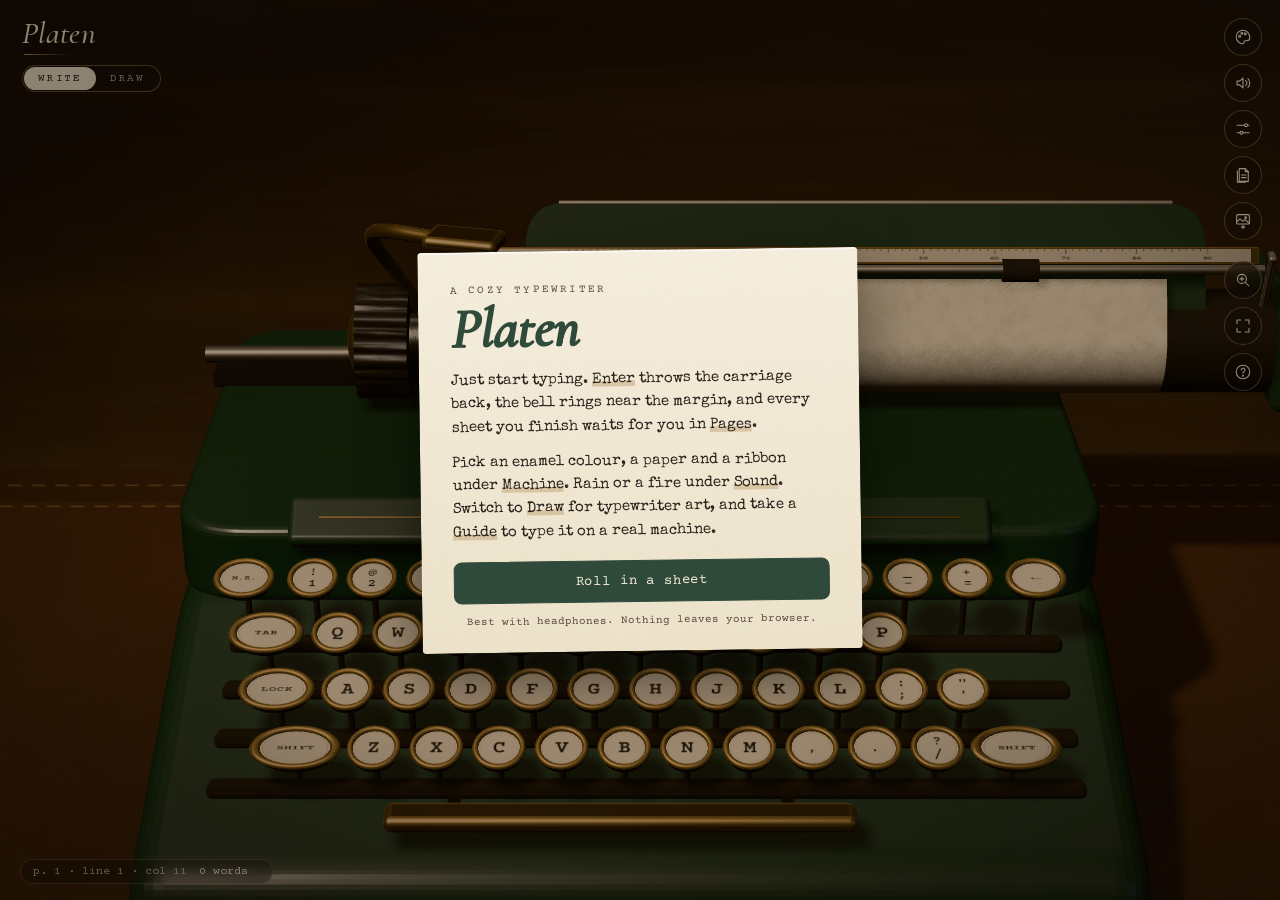
<file: modules/typewriter/index.html>
<!doctype html>
<html lang="en">
<head>
<meta charset="utf-8">
<meta name="viewport" content="width=device-width, initial-scale=1, viewport-fit=cover">
<title>打字机 · 古董书桌</title>
<meta name="description" content="A cozy typewriter simulator for the web: a 3D manual typewriter with real-feeling paper, ribbon ink, and mechanical sounds. Write letters, or make typewriter art.">
<meta name="theme-color" content="#1a120c">
<meta name="robots" content="noindex">
<meta property="og:title" content="Platen · a cozy typewriter">
<meta property="og:description" content="Type on a 3D manual typewriter in your browser: enamel colours, paper textures, the bell, the carriage, the clack.">
<meta property="og:image" content="docs/og.jpg">
<meta name="twitter:card" content="summary_large_image">
<link rel="icon" href="favicon.svg" type="image/svg+xml">
<link rel="stylesheet" href="css/fonts.css">
<link rel="stylesheet" href="css/app.css">
<link rel="stylesheet" href="css/planner.css">
<link rel="stylesheet" href="css/guide.css">
<script type="importmap">{ "imports": { "three": "./js/vendor/three.module.min.js" } }</script>
</head>
<body class="mode-write mood-lamp loading">
<canvas id="stage" aria-label="A typewriter on a desk"></canvas>
<div class="vignette" aria-hidden="true"></div>
<div class="grain" aria-hidden="true"></div>

<textarea id="keys" class="keys-input" autocapitalize="off" autocomplete="off" autocorrect="off" spellcheck="false"
  aria-label="Typewriter keyboard input" enterkeyhint="enter"></textarea>

<header class="brand">
  <div class="wordmark" aria-label="Platen">Platen</div>
  <div class="modes" role="tablist" aria-label="Mode">
    <button role="tab" data-mode="write" aria-selected="true">Write</button>
    <button role="tab" data-mode="draw" aria-selected="false">Draw</button>
  </div>
</header>

<nav class="tools" aria-label="Tools">
  <button class="tool" data-panel="machine" title="Machine: colour, paper, ribbon, type" aria-label="Machine">
    <svg viewBox="0 0 24 24"><path d="M12 3a9 9 0 1 0 0 18c1.2 0 1.8-.9 1.4-1.9-.5-1.2.3-2.1 1.5-2.1H17a4 4 0 0 0 4-4c0-5.5-4-10-9-10Z"/><circle cx="7.5" cy="11" r="1.3"/><circle cx="10.5" cy="7" r="1.3"/><circle cx="15" cy="7.5" r="1.3"/></svg>
  </button>
  <button class="tool" data-panel="sound" title="Sound and ambience" aria-label="Sound">
    <svg viewBox="0 0 24 24"><path d="M4 9.5h3.5L12 5.5v13l-4.5-4H4z"/><path d="M15.5 8.5a5 5 0 0 1 0 7M18.5 6a8.5 8.5 0 0 1 0 12"/></svg>
  </button>
  <button class="tool" data-panel="writing" title="Writing: spacing, margins, corrections" aria-label="Writing settings">
    <svg viewBox="0 0 24 24"><path d="M4 7h10M18 7h2M4 17h4M12 17h8"/><circle cx="16" cy="7" r="2"/><circle cx="10" cy="17" r="2"/></svg>
  </button>
  <button class="tool" data-panel="pages" title="Your pages: read, copy, save, print" aria-label="Pages">
    <svg viewBox="0 0 24 24"><path d="M7 3.5h8l4 4V20.5H7z"/><path d="M15 3.5v4h4M10 12h6M10 15.5h6"/><path d="M4.5 6.5v15h11"/></svg>
  </button>
  <button class="tool" id="btnExport" title="Save as image (Ctrl+S)" aria-label="Save as image">
    <svg viewBox="0 0 24 24"><rect x="3.5" y="3.5" width="17" height="12.5" rx="1.5"/><path d="M3.5 13l4.5-3.8 3.8 3.2 2.7-2.2 6 4.8"/><circle cx="15.5" cy="7.5" r="1.2"/><path d="M12 17.5v4M9.8 19.5l2.2 2.2 2.2-2.2"/></svg>
  </button>
  <span class="tool-sep" aria-hidden="true"></span>
  <button class="tool" id="btnClose" title="Close-up view (Z)" aria-label="Close-up view" aria-pressed="false">
    <svg viewBox="0 0 24 24"><circle cx="10.5" cy="10.5" r="6"/><path d="M15 15l5 5M8 10.5h5M10.5 8v5"/></svg>
  </button>
  <button class="tool" id="btnFull" title="Full screen" aria-label="Full screen">
    <svg viewBox="0 0 24 24"><path d="M4 9V4h5M15 4h5v5M20 15v5h-5M9 20H4v-5"/></svg>
  </button>
  <button class="tool" data-panel="help" title="How it works" aria-label="Help">
    <svg viewBox="0 0 24 24"><circle cx="12" cy="12" r="9"/><path d="M9.6 9.4a2.5 2.5 0 1 1 3.4 2.3c-.7.3-1 .8-1 1.5v.6"/><circle cx="12" cy="17" r=".6"/></svg>
  </button>
</nav>

<aside class="drawer" id="drawer" aria-hidden="true">
  <div class="drawer-head">
    <h2 id="drawerTitle">Machine</h2>
    <button class="x" id="drawerClose" aria-label="Close panel"><svg viewBox="0 0 24 24"><path d="M6 6l12 12M18 6L6 18"/></svg></button>
  </div>
  <div class="drawer-body" id="drawerBody"></div>
</aside>

<footer class="status" aria-live="polite">
  <span class="st-pos" id="stPos">p. 1 · line 1 · col 1</span>
  <span class="st-words" id="stWords">0 words</span>
  <button class="ribbon-lever" id="ribbonLever" title="Ribbon colour (Ctrl+R)" aria-label="Switch ribbon colour" hidden><i></i><i></i></button>
  <span class="hint" id="hint"></span>
</footer>

<div class="drawbar" id="drawbar" aria-label="Draw tools" hidden>
  <button class="db-main" id="dbPlanner" title="Sketch shapes or place a picture, then let the machine type it">
    <svg viewBox="0 0 24 24"><path d="M4 20l1.2-4.6L16 4.6a2 2 0 0 1 2.8 0l.6.6a2 2 0 0 1 0 2.8L8.6 18.8z"/><path d="M14.5 6l3.5 3.5"/></svg>
    <span>Sketch &amp; picture</span>
  </button>
  <button class="db-t db-guide" id="dbImage" title="Save the sheet or just the drawing as a PNG">
    <svg viewBox="0 0 24 24"><rect x="3.5" y="4.5" width="17" height="15" rx="1.5"/><path d="M3.5 16l4.5-4 4 3.5 3-2.5 5.5 4.5"/><circle cx="15.5" cy="9" r="1.3"/></svg><span>Image</span>
  </button>
  <button class="db-t db-guide" id="dbGuide" title="Step-by-step instructions to type this sheet on your own typewriter">
    <svg viewBox="0 0 24 24"><path d="M6 3.5h9l3 3v14H6z"/><path d="M9 9.5h6M9 13h6M9 16.5h4"/></svg><span>Guide</span>
  </button>
  <span class="db-sep"></span>
  <button class="db-t" id="dbOver" aria-pressed="false" title="Overstrike: keys strike without moving the carriage (O)">Overstrike</button>
  <button class="db-t" id="dbHalf" aria-pressed="true" title="Arrow keys move half a space / half a line">½ steps</button>
  <span class="db-sep"></span>
  <span class="db-label">Strike</span>
  <div class="db-seg" id="dbPress" role="radiogroup" aria-label="Strike strength">
    <button data-v="0.7">light</button><button data-v="1" class="on">firm</button><button data-v="1.3">hard</button>
  </div>
  <span class="db-sep"></span>
  <span class="db-label">Speed</span>
  <div class="db-seg" id="dbSpeed" role="radiogroup" aria-label="Typing speed">
    <button data-v="1" class="on" title="As fast as a person would type it">real</button><button data-v="2" title="A brisk typist">brisk</button>
  </div>
  <button class="db-stop" id="dbStop" hidden>Stop</button>
</div>

<div class="progress" id="progress" hidden><div class="bar"><i id="progressBar"></i></div><span id="progressText"></span><button id="progressFinish" title="Put the rest on the sheet at once">Finish now</button><button id="progressStop" class="ghost">Stop</button></div>

<div class="modal" id="reader" aria-hidden="true" role="dialog" aria-label="Reading view">
  <div class="reader-sheet"><canvas id="readerCanvas"></canvas></div>
  <div class="reader-side">
    <h2 id="readerTitle">Page 1</h2>
    <p class="reader-meta" id="readerMeta"></p>
    <button class="btn" data-act="copy">Copy text</button>
    <button class="btn" data-act="md">Download .md</button>
    <button class="btn" data-act="txt">Download .txt</button>
    <button class="btn" data-act="png">Save as image…</button>
    <button class="btn" data-act="print">Print</button>
    <button class="btn" data-act="guide">Guide for your typewriter</button>
    <button class="btn" data-act="load">Put back in the machine</button>
    <button class="btn danger" data-act="delete">Throw away</button>
    <button class="btn ghost" data-act="close">Close</button>
  </div>
</div>

<div class="modal" id="exporter" aria-hidden="true" role="dialog" aria-label="Save as image">
  <div class="ex-preview">
    <div class="ex-stage" id="exStage"><canvas id="exCanvas" width="10" height="10"></canvas></div>
    <p class="ex-meta" id="exMeta"></p>
  </div>
  <div class="reader-side ex-side">
    <h2>Save as image</h2>
    <p class="reader-meta" id="exPage">Page 1</p>
    <section class="sec"><h3>What</h3>
      <div class="seg" id="exWhat" role="radiogroup" aria-label="What to save">
        <button role="radio" data-v="sheet">Whole sheet</button><button role="radio" data-v="ink">Just the ink</button><button role="radio" data-v="photo">The machine</button>
      </div>
    </section>
    <section class="sec"><h3>Background</h3>
      <div class="seg" id="exBg" role="radiogroup" aria-label="Background">
        <button role="radio" data-v="paper">Paper</button><button role="radio" data-v="white">White</button><button role="radio" data-v="clear">Transparent</button>
      </div>
    </section>
    <section class="sec"><h3>Size</h3>
      <div class="seg" id="exSize" role="radiogroup" aria-label="Size">
        <button role="radio" data-v="1">Standard</button><button role="radio" data-v="1.5">Large (print)</button>
      </div>
    </section>
    <button class="btn primary" data-ex="save">Save PNG</button>
    <button class="btn" data-ex="copy">Copy image</button>
    <button class="btn ghost" data-ex="close">Close</button>
  </div>
</div>

<div class="welcome" id="welcome" hidden>
  <div class="card">
    <p class="w-kicker">a cozy typewriter</p>
    <h1>Platen</h1>
    <p>Just start typing. <b>Enter</b> throws the carriage back, the bell rings near the margin, and every sheet you finish waits for you in <b>Pages</b>.</p>
    <p>Pick an enamel colour, a paper and a ribbon under <b>Machine</b>. Rain or a fire under <b>Sound</b>. Switch to <b>Draw</b> for typewriter art, and take a <b>Guide</b> to type it on a real machine.</p>
    <button class="btn primary" id="welcomeGo">Roll in a sheet</button>
    <p class="w-small">Best with headphones. Nothing leaves your browser.</p>
  </div>
</div>

<button class="kbd-btn" id="kbdBtn" hidden aria-label="Show keyboard">
  <svg viewBox="0 0 24 24"><rect x="3" y="6" width="18" height="12" rx="2"/><path d="M7 10h.01M10 10h.01M13 10h.01M16 10h.01M8 14h8"/></svg>
</button>

<div id="plannerHost"></div>
<div id="guideHost"></div>
<div class="toast" id="toast" role="status"></div>
<div class="loader" id="loader"><span>Oiling the typebars…</span></div>

<script type="module" src="js/app.js"></script>
</body>
</html>
</file>
<file: modules/typewriter/css/fonts.css>
/* 自动生成，勿手改。来源：tools/build_typewriter_fonts.py
 * 字体：Cormorant Garamond / Courier Prime / Cutive Mono / Special Elite
 * 许可：SIL Open Font License 1.1
 * 仅保留 latin + latin-ext 子集，供离线使用。*/

/* latin-ext */
@font-face {
  font-family: 'Cormorant Garamond';
  font-style: italic;
  font-weight: 500;
  font-display: swap;
  src: url(../fonts/cormorantgaramond-500-italic-latin-ext.woff2) format('woff2');
  unicode-range: U+0100-02BA, U+02BD-02C5, U+02C7-02CC, U+02CE-02D7, U+02DD-02FF, U+0304, U+0308, U+0329, U+1D00-1DBF, U+1E00-1E9F, U+1EF2-1EFF, U+2020, U+20A0-20AB, U+20AD-20C4, U+2113, U+2C60-2C7F, U+A720-A7FF;
}

/* latin */
@font-face {
  font-family: 'Cormorant Garamond';
  font-style: italic;
  font-weight: 500;
  font-display: swap;
  src: url(../fonts/cormorantgaramond-500-italic-latin.woff2) format('woff2');
  unicode-range: U+0000-00FF, U+0131, U+0152-0153, U+02BB-02BC, U+02C6, U+02DA, U+02DC, U+0304, U+0308, U+0329, U+2000-206F, U+20AC, U+2122, U+2191, U+2193, U+2212, U+2215, U+FEFF, U+FFFD;
}

/* latin-ext */
@font-face {
  font-family: 'Cormorant Garamond';
  font-style: normal;
  font-weight: 500;
  font-display: swap;
  src: url(../fonts/cormorantgaramond-500-normal-latin-ext.woff2) format('woff2');
  unicode-range: U+0100-02BA, U+02BD-02C5, U+02C7-02CC, U+02CE-02D7, U+02DD-02FF, U+0304, U+0308, U+0329, U+1D00-1DBF, U+1E00-1E9F, U+1EF2-1EFF, U+2020, U+20A0-20AB, U+20AD-20C4, U+2113, U+2C60-2C7F, U+A720-A7FF;
}

/* latin */
@font-face {
  font-family: 'Cormorant Garamond';
  font-style: normal;
  font-weight: 500;
  font-display: swap;
  src: url(../fonts/cormorantgaramond-500-normal-latin.woff2) format('woff2');
  unicode-range: U+0000-00FF, U+0131, U+0152-0153, U+02BB-02BC, U+02C6, U+02DA, U+02DC, U+0304, U+0308, U+0329, U+2000-206F, U+20AC, U+2122, U+2191, U+2193, U+2212, U+2215, U+FEFF, U+FFFD;
}

/* latin-ext */
@font-face {
  font-family: 'Cormorant Garamond';
  font-style: normal;
  font-weight: 600;
  font-display: swap;
  src: url(../fonts/cormorantgaramond-500-normal-latin-ext.woff2) format('woff2');
  unicode-range: U+0100-02BA, U+02BD-02C5, U+02C7-02CC, U+02CE-02D7, U+02DD-02FF, U+0304, U+0308, U+0329, U+1D00-1DBF, U+1E00-1E9F, U+1EF2-1EFF, U+2020, U+20A0-20AB, U+20AD-20C4, U+2113, U+2C60-2C7F, U+A720-A7FF;
}

/* latin */
@font-face {
  font-family: 'Cormorant Garamond';
  font-style: normal;
  font-weight: 600;
  font-display: swap;
  src: url(../fonts/cormorantgaramond-500-normal-latin.woff2) format('woff2');
  unicode-range: U+0000-00FF, U+0131, U+0152-0153, U+02BB-02BC, U+02C6, U+02DA, U+02DC, U+0304, U+0308, U+0329, U+2000-206F, U+20AC, U+2122, U+2191, U+2193, U+2212, U+2215, U+FEFF, U+FFFD;
}

/* latin-ext */
@font-face {
  font-family: 'Courier Prime';
  font-style: italic;
  font-weight: 400;
  font-display: swap;
  src: url(../fonts/courierprime-400-italic-latin-ext.woff2) format('woff2');
  unicode-range: U+0100-02BA, U+02BD-02C5, U+02C7-02CC, U+02CE-02D7, U+02DD-02FF, U+0304, U+0308, U+0329, U+1D00-1DBF, U+1E00-1E9F, U+1EF2-1EFF, U+2020, U+20A0-20AB, U+20AD-20C4, U+2113, U+2C60-2C7F, U+A720-A7FF;
}

/* latin */
@font-face {
  font-family: 'Courier Prime';
  font-style: italic;
  font-weight: 400;
  font-display: swap;
  src: url(../fonts/courierprime-400-italic-latin.woff2) format('woff2');
  unicode-range: U+0000-00FF, U+0131, U+0152-0153, U+02BB-02BC, U+02C6, U+02DA, U+02DC, U+0304, U+0308, U+0329, U+2000-206F, U+20AC, U+2122, U+2191, U+2193, U+2212, U+2215, U+FEFF, U+FFFD;
}

/* latin-ext */
@font-face {
  font-family: 'Courier Prime';
  font-style: normal;
  font-weight: 400;
  font-display: swap;
  src: url(../fonts/courierprime-400-normal-latin-ext.woff2) format('woff2');
  unicode-range: U+0100-02BA, U+02BD-02C5, U+02C7-02CC, U+02CE-02D7, U+02DD-02FF, U+0304, U+0308, U+0329, U+1D00-1DBF, U+1E00-1E9F, U+1EF2-1EFF, U+2020, U+20A0-20AB, U+20AD-20C4, U+2113, U+2C60-2C7F, U+A720-A7FF;
}

/* latin */
@font-face {
  font-family: 'Courier Prime';
  font-style: normal;
  font-weight: 400;
  font-display: swap;
  src: url(../fonts/courierprime-400-normal-latin.woff2) format('woff2');
  unicode-range: U+0000-00FF, U+0131, U+0152-0153, U+02BB-02BC, U+02C6, U+02DA, U+02DC, U+0304, U+0308, U+0329, U+2000-206F, U+20AC, U+2122, U+2191, U+2193, U+2212, U+2215, U+FEFF, U+FFFD;
}

/* latin-ext */
@font-face {
  font-family: 'Courier Prime';
  font-style: normal;
  font-weight: 700;
  font-display: swap;
  src: url(../fonts/courierprime-700-normal-latin-ext.woff2) format('woff2');
  unicode-range: U+0100-02BA, U+02BD-02C5, U+02C7-02CC, U+02CE-02D7, U+02DD-02FF, U+0304, U+0308, U+0329, U+1D00-1DBF, U+1E00-1E9F, U+1EF2-1EFF, U+2020, U+20A0-20AB, U+20AD-20C4, U+2113, U+2C60-2C7F, U+A720-A7FF;
}

/* latin */
@font-face {
  font-family: 'Courier Prime';
  font-style: normal;
  font-weight: 700;
  font-display: swap;
  src: url(../fonts/courierprime-700-normal-latin.woff2) format('woff2');
  unicode-range: U+0000-00FF, U+0131, U+0152-0153, U+02BB-02BC, U+02C6, U+02DA, U+02DC, U+0304, U+0308, U+0329, U+2000-206F, U+20AC, U+2122, U+2191, U+2193, U+2212, U+2215, U+FEFF, U+FFFD;
}

/* latin-ext */
@font-face {
  font-family: 'Cutive Mono';
  font-style: normal;
  font-weight: 400;
  font-display: swap;
  src: url(../fonts/cutivemono-400-normal-latin-ext.woff2) format('woff2');
  unicode-range: U+0100-02BA, U+02BD-02C5, U+02C7-02CC, U+02CE-02D7, U+02DD-02FF, U+0304, U+0308, U+0329, U+1D00-1DBF, U+1E00-1E9F, U+1EF2-1EFF, U+2020, U+20A0-20AB, U+20AD-20C4, U+2113, U+2C60-2C7F, U+A720-A7FF;
}

/* latin */
@font-face {
  font-family: 'Cutive Mono';
  font-style: normal;
  font-weight: 400;
  font-display: swap;
  src: url(../fonts/cutivemono-400-normal-latin.woff2) format('woff2');
  unicode-range: U+0000-00FF, U+0131, U+0152-0153, U+02BB-02BC, U+02C6, U+02DA, U+02DC, U+0304, U+0308, U+0329, U+2000-206F, U+20AC, U+2122, U+2191, U+2193, U+2212, U+2215, U+FEFF, U+FFFD;
}

/* latin-ext */
@font-face {
  font-family: 'Special Elite';
  font-style: normal;
  font-weight: 400;
  font-display: swap;
  src: url(../fonts/specialelite-400-normal-latin-ext.woff2) format('woff2');
  unicode-range: U+0100-02BA, U+02BD-02C5, U+02C7-02CC, U+02CE-02D7, U+02DD-02FF, U+0304, U+0308, U+0329, U+1D00-1DBF, U+1E00-1E9F, U+1EF2-1EFF, U+2020, U+20A0-20AB, U+20AD-20C4, U+2113, U+2C60-2C7F, U+A720-A7FF;
}

/* latin */
@font-face {
  font-family: 'Special Elite';
  font-style: normal;
  font-weight: 400;
  font-display: swap;
  src: url(../fonts/specialelite-400-normal-latin.woff2) format('woff2');
  unicode-range: U+0000-00FF, U+0131, U+0152-0153, U+02BB-02BC, U+02C6, U+02DA, U+02DC, U+0304, U+0308, U+0329, U+2000-206F, U+20AC, U+2122, U+2191, U+2193, U+2212, U+2215, U+FEFF, U+FFFD;
}
</file>
<file: modules/typewriter/css/app.css>
:root {
  --ui-paper: #f3ead6;  --ui-paper-2: #e9dec4;  --ui-ink: #2a221c;  --ui-ink-2: #5a4c3f;
  --ui-line: rgba(70, 52, 34, .22);  --ui-brass: #b08d57;  --ui-brass-2: #8c6b3c;
  --ui-green: #2f4a3a;  --ui-oxblood: #6a2328;  --ui-shadow: 0 14px 40px rgba(18, 10, 4, .38);
  --ui-serif: 'Cormorant Garamond', Georgia, serif;
  --ui-type: 'Courier Prime', 'Courier New', monospace;
  --ui-radius: 10px;
  --chrome-ink: #efe4c8;           /* text drawn straight over the scene */
  --chrome-ink-2: rgba(239, 228, 200, .62);
  --capsule: rgba(20, 13, 8, .46);
  --paper-noise: url("data:image/svg+xml,%3Csvg xmlns='http://www.w3.org/2000/svg' width='160' height='160'%3E%3Cfilter id='n'%3E%3CfeTurbulence type='fractalNoise' baseFrequency='.85' numOctaves='3' stitchTiles='stitch'/%3E%3CfeColorMatrix values='0 0 0 0 .35 0 0 0 0 .25 0 0 0 0 .15 0 0 0 .08 0'/%3E%3C/filter%3E%3Crect width='100%25' height='100%25' filter='url(%23n)'/%3E%3C/svg%3E");
}
body.mood-morning {
  --chrome-ink: #2a221c;
  --chrome-ink-2: rgba(42, 34, 28, .66);
  --capsule: rgba(243, 234, 214, .62);
}

* { box-sizing: border-box; }
html, body { margin: 0; height: 100%; overflow: hidden; background: #1a120c; color: var(--ui-ink); }
body { font-family: var(--ui-type); -webkit-font-smoothing: antialiased; touch-action: manipulation; }
body.mood-morning { background: #b9b0a2; }
body.mood-midnight { background: #07070a; }
button { font: inherit; color: inherit; }
svg { width: 20px; height: 20px; fill: none; stroke: currentColor; stroke-width: 1.6; stroke-linecap: round; stroke-linejoin: round; }

#stage { position: fixed; inset: 0; width: 100vw; height: 100vh; height: 100dvh; display: block; outline: none; cursor: default; }
#stage.can-pick { cursor: pointer; }
.vignette { position: fixed; inset: 0; pointer-events: none;
  background: radial-gradient(ellipse 75% 70% at 50% 46%, transparent 55%, rgba(10, 6, 3, .42) 100%); }
body.mood-morning .vignette { background: radial-gradient(ellipse 80% 75% at 50% 46%, transparent 60%, rgba(60, 45, 30, .22) 100%); }

/* the hidden input that receives typing (and opens the keyboard on phones) */
.keys-input { position: fixed; left: 50%; bottom: 0; width: 1px; height: 1px; opacity: 0; border: 0; padding: 0;
  resize: none; font-size: 16px; caret-color: transparent; pointer-events: none; }

/* ---------------------------------------------------------------- brand + modes */
.brand { position: fixed; top: 18px; left: 22px; display: flex; flex-direction: column; gap: 10px; z-index: 5; }
.wordmark { font-family: var(--ui-serif); font-style: italic; font-weight: 600; font-size: 38px; line-height: 1;
  color: var(--chrome-ink); letter-spacing: .01em; text-shadow: 0 2px 10px rgba(0, 0, 0, .35); position: relative; padding-bottom: 6px; }
.wordmark::after { content: ''; position: absolute; left: 2px; bottom: 0; width: 64px; height: 1.5px;
  background: linear-gradient(90deg, var(--ui-brass), transparent); }
body.mood-morning .wordmark { text-shadow: none; }
.modes { display: inline-flex; padding: 3px; border-radius: 999px; background: var(--capsule);
  box-shadow: inset 0 0 0 1px rgba(176, 141, 87, .45); backdrop-filter: blur(6px); -webkit-backdrop-filter: blur(6px); }
.modes button { border: 0; background: transparent; color: var(--chrome-ink-2); padding: 6px 16px; border-radius: 999px;
  font-size: 13px; letter-spacing: .08em; text-transform: uppercase; cursor: pointer; transition: color .2s, background .2s; }
.modes button[aria-selected="true"] { background: var(--ui-paper); color: var(--ui-ink); box-shadow: 0 1px 0 rgba(255,255,255,.6) inset, 0 2px 6px rgba(0,0,0,.25); }
.modes button:hover { color: var(--chrome-ink); }
.modes button[aria-selected="true"]:hover { color: var(--ui-ink); }

/* ---------------------------------------------------------------- tool keys (look like glass-top keys) */
.tools { position: fixed; top: 18px; right: 20px; display: flex; flex-direction: column; gap: 10px; z-index: 5; align-items: center; }
.tool { width: 44px; height: 44px; border-radius: 50%; border: 0; cursor: pointer; display: grid; place-items: center;
  color: var(--ui-ink);
  background: radial-gradient(circle at 50% 38%, #fbf5e6 0 45%, #eadfc4 72%, #d8c9a7 100%);
  box-shadow: 0 0 0 2px #c9a466, 0 0 0 3px #7a5c2e, 0 4px 10px rgba(0, 0, 0, .45), inset 0 -3px 6px rgba(120, 90, 50, .25);
  transition: transform .08s ease, box-shadow .15s; }
.tool:hover { transform: translateY(-1px); }
.tool:active { transform: translateY(2px); box-shadow: 0 0 0 2px #c9a466, 0 0 0 3px #7a5c2e, 0 1px 3px rgba(0,0,0,.45), inset 0 -1px 3px rgba(120,90,50,.25); }
.tool[aria-pressed="true"], .tool.on { background: radial-gradient(circle at 50% 38%, #3f5f4d 0 45%, #2f4a3a 72%, #22372b 100%); color: #f3ead6; }
.tool:focus-visible, .btn:focus-visible, .modes button:focus-visible { outline: 2px solid #e8c78a; outline-offset: 3px; }
.tool-sep { width: 18px; height: 1px; background: rgba(176, 141, 87, .6); margin: 2px 0; }

/* ---------------------------------------------------------------- drawer */
.drawer { position: fixed; top: 14px; right: 80px; bottom: 14px; width: min(360px, calc(100vw - 100px)); z-index: 6;
  background: var(--paper-noise), linear-gradient(180deg, #f6eedc, var(--ui-paper) 30%, #efe4cc);
  border-radius: var(--ui-radius); box-shadow: var(--ui-shadow), inset 0 0 0 1px rgba(176, 141, 87, .45);
  display: flex; flex-direction: column; transform: translateX(24px); opacity: 0; pointer-events: none;
  transition: transform .28s cubic-bezier(.2, .8, .2, 1), opacity .2s; }
.drawer.open { transform: none; opacity: 1; pointer-events: auto; }
.drawer-head { display: flex; align-items: center; justify-content: space-between; padding: 16px 18px 8px; border-bottom: 1px solid var(--ui-line); }
.drawer-head h2 { margin: 0; font-family: var(--ui-serif); font-weight: 600; font-size: 26px; letter-spacing: .01em; }
.x { border: 0; background: transparent; width: 34px; height: 34px; border-radius: 50%; cursor: pointer; display: grid; place-items: center; color: var(--ui-ink-2); }
.x:hover { background: rgba(70, 52, 34, .08); color: var(--ui-ink); }
.drawer-body { overflow-y: auto; padding: 6px 18px 22px; scrollbar-width: thin; scrollbar-color: rgba(140, 107, 60, .5) transparent; }

.sec { padding: 14px 0 6px; border-bottom: 1px dashed rgba(70, 52, 34, .18); }
.sec:last-child { border-bottom: 0; }
.sec h3 { margin: 0 0 10px; font: 700 11px/1 var(--ui-type); letter-spacing: .16em; text-transform: uppercase; color: var(--ui-ink-2); display: flex; justify-content: space-between; }
.sec h3 em { font-style: normal; font-weight: 400; letter-spacing: .04em; text-transform: none; color: var(--ui-ink); font-size: 12px; }
.sec p.note { margin: 6px 0 4px; font-size: 12px; color: var(--ui-ink-2); line-height: 1.45; }

.swatches { display: grid; grid-template-columns: repeat(5, 1fr); gap: 10px 8px; }
.sw { border: 0; background: none; padding: 0; cursor: pointer; display: flex; flex-direction: column; align-items: center; gap: 5px; }
.sw i { width: 40px; height: 40px; border-radius: 50%; display: block; position: relative;
  box-shadow: inset 0 -6px 10px rgba(0,0,0,.28), inset 0 5px 8px rgba(255,255,255,.28), 0 2px 4px rgba(0,0,0,.25); }
.sw i::after { content: ''; position: absolute; left: 22%; top: 14%; width: 34%; height: 18%; border-radius: 50%; background: rgba(255,255,255,.45); filter: blur(1.5px); }
.sw span { font-size: 10px; line-height: 1.15; text-align: center; color: var(--ui-ink-2); max-width: 64px; }
.sw[aria-checked="true"] i { box-shadow: 0 0 0 2px var(--ui-paper), 0 0 0 3.5px var(--ui-brass-2), inset 0 -6px 10px rgba(0,0,0,.28), inset 0 5px 8px rgba(255,255,255,.28); }
.sw[aria-checked="true"] span { color: var(--ui-ink); font-weight: 700; }
.swatches.paper .sw i { border-radius: 4px; width: 34px; height: 44px; box-shadow: 0 2px 5px rgba(0,0,0,.25), inset 0 0 0 1px rgba(0,0,0,.08); }
.swatches.paper .sw i::after { display: none; }
.swatches.paper .sw[aria-checked="true"] i { box-shadow: 0 0 0 2px var(--ui-paper), 0 0 0 3.5px var(--ui-brass-2), 0 2px 5px rgba(0,0,0,.25); }
.swatches.paper { grid-template-columns: repeat(6, 1fr); }

.seg { display: flex; flex-wrap: wrap; gap: 6px; }
.seg button { flex: 1 1 auto; min-width: 0; border: 1px solid rgba(140, 107, 60, .55); background: rgba(255, 255, 255, .35); border-radius: 7px;
  padding: 7px 9px; font-size: 12.5px; cursor: pointer; color: var(--ui-ink); transition: background .15s, color .15s; }
.seg button:hover { background: rgba(255, 255, 255, .7); }
.seg button[aria-checked="true"] { background: var(--ui-green); border-color: var(--ui-green); color: #f3ead6; }
.seg.fonts button { font-size: 17px; padding: 8px 6px 6px; display: flex; flex-direction: column; align-items: center; gap: 2px; }
.seg.fonts button small { font: 10px var(--ui-type); letter-spacing: .08em; text-transform: uppercase; opacity: .7; }

.ribbons { display: grid; grid-template-columns: repeat(5, 1fr); gap: 8px; }
.rb { border: 0; background: none; cursor: pointer; padding: 0; display: flex; flex-direction: column; align-items: center; gap: 5px; font-size: 10px; color: var(--ui-ink-2); }
.rb i { width: 38px; height: 38px; border-radius: 50%; display: grid; place-items: center;
  background: radial-gradient(circle, #d9d6d0 0 22%, #8c8a86 24% 27%, var(--a) 29% 62%, var(--b) 62% 96%, transparent 98%);
  box-shadow: 0 2px 4px rgba(0,0,0,.3); }
.rb[aria-checked="true"] i { box-shadow: 0 0 0 2px var(--ui-paper), 0 0 0 3.5px var(--ui-brass-2); }
.rb[aria-checked="true"] { color: var(--ui-ink); font-weight: 700; }

.range { display: flex; align-items: center; gap: 10px; font-size: 11px; color: var(--ui-ink-2); }
.range input { flex: 1; accent-color: var(--ui-green); }
input[type=range] { -webkit-appearance: none; appearance: none; height: 22px; background: transparent; }
input[type=range]::-webkit-slider-runnable-track { height: 4px; border-radius: 2px; background: linear-gradient(90deg, var(--ui-brass-2), #d8c39b); }
input[type=range]::-webkit-slider-thumb { -webkit-appearance: none; width: 18px; height: 18px; margin-top: -7px; border-radius: 50%;
  background: radial-gradient(circle at 50% 35%, #fbf5e6, #d8c9a7); box-shadow: 0 0 0 1.5px var(--ui-brass-2), 0 2px 4px rgba(0,0,0,.3); }
input[type=range]::-moz-range-track { height: 4px; border-radius: 2px; background: linear-gradient(90deg, var(--ui-brass-2), #d8c39b); }
input[type=range]::-moz-range-thumb { width: 16px; height: 16px; border-radius: 50%; border: 0;
  background: radial-gradient(circle at 50% 35%, #fbf5e6, #d8c9a7); box-shadow: 0 0 0 1.5px var(--ui-brass-2), 0 2px 4px rgba(0,0,0,.3); }

.toggle { display: flex; align-items: center; justify-content: space-between; gap: 10px; font-size: 13px; padding: 4px 0; cursor: pointer; }
.toggle input { display: none; }
.toggle b { width: 40px; height: 22px; border-radius: 11px; background: #cbbd9c; position: relative; flex: none; transition: background .2s; box-shadow: inset 0 1px 2px rgba(0,0,0,.2); }
.toggle b::after { content: ''; position: absolute; top: 2px; left: 2px; width: 18px; height: 18px; border-radius: 50%; background: #fbf5e6; box-shadow: 0 1px 3px rgba(0,0,0,.35); transition: transform .2s; }
.toggle input:checked + b { background: var(--ui-green); }
.toggle input:checked + b::after { transform: translateX(18px); }

.stepper { display: flex; align-items: center; gap: 8px; font-size: 13px; }
.stepper label { flex: 1; }
.stepper button { width: 28px; height: 28px; border-radius: 50%; border: 1px solid rgba(140, 107, 60, .55); background: rgba(255,255,255,.4); cursor: pointer; }
.stepper output { min-width: 28px; text-align: center; font-weight: 700; }

.btn { display: block; width: 100%; text-align: left; border: 1px solid rgba(140, 107, 60, .5); background: rgba(255, 255, 255, .4);
  border-radius: 8px; padding: 9px 12px; margin: 6px 0; cursor: pointer; font-size: 13px; color: var(--ui-ink); transition: background .15s; }
.btn:hover { background: rgba(255, 255, 255, .75); }
.btn.primary { background: var(--ui-green); color: #f3ead6; border-color: var(--ui-green); text-align: center; }
.btn.primary:hover { background: #3a5a48; }
.btn.danger { color: var(--ui-oxblood); }
.btn.ghost { border-color: transparent; background: transparent; text-align: center; }
.row2 { display: grid; grid-template-columns: 1fr 1fr; gap: 0 8px; }

.thumbs { display: grid; grid-template-columns: repeat(3, 1fr); gap: 12px; padding-top: 4px; }
.thumb { border: 0; padding: 0; background: none; cursor: pointer; display: flex; flex-direction: column; gap: 4px; align-items: center; font-size: 11px; color: var(--ui-ink-2); }
.thumb canvas { width: 100%; aspect-ratio: 85 / 110; display: block; border-radius: 2px; box-shadow: 0 2px 6px rgba(0,0,0,.28), 0 0 0 1px rgba(0,0,0,.06); transition: transform .15s; }
.thumb:hover canvas { transform: translateY(-2px) rotate(-.6deg); }
.thumb.current span { color: var(--ui-green); font-weight: 700; }

.keys-help { width: 100%; border-collapse: collapse; font-size: 12.5px; }
.keys-help td { padding: 5px 0; border-bottom: 1px dotted rgba(70,52,34,.2); vertical-align: top; }
.keys-help td:first-child { white-space: nowrap; padding-right: 12px; }
kbd { font: 700 11px var(--ui-type); padding: 2px 6px; border-radius: 4px; background: #fbf5e6; box-shadow: 0 0 0 1px rgba(140,107,60,.55), 0 2px 0 rgba(140,107,60,.4); }

/* ---------------------------------------------------------------- status */
.status { position: fixed; left: 20px; bottom: 16px; display: flex; align-items: center; gap: 14px; z-index: 4; font-size: 12px;
  color: var(--chrome-ink-2); padding: 7px 14px; border-radius: 999px; background: var(--capsule);
  box-shadow: inset 0 0 0 1px rgba(176, 141, 87, .3); backdrop-filter: blur(6px); -webkit-backdrop-filter: blur(6px); max-width: calc(100vw - 40px); }
.status .st-words { color: var(--chrome-ink); }
.hint { color: var(--chrome-ink); opacity: 0; transition: opacity .4s; white-space: nowrap; overflow: hidden; text-overflow: ellipsis; }
.hint.show { opacity: .95; }
.ribbon-lever { display: inline-flex; flex-direction: column; width: 16px; height: 20px; padding: 0; border: 0; border-radius: 3px; overflow: hidden; cursor: pointer;
  box-shadow: 0 0 0 1.5px rgba(176,141,87,.8); }
.ribbon-lever i { flex: 1; background: #1b1a1a; transition: flex .2s; }
.ribbon-lever i + i { background: #a3201b; }
.ribbon-lever.red i:first-child { flex: .35; } .ribbon-lever:not(.red) i + i { flex: .35; }

/* ---------------------------------------------------------------- draw bar */
.drawbar { position: fixed; left: 50%; bottom: 16px; transform: translateX(-50%); z-index: 4; display: flex; align-items: center; gap: 8px;
  padding: 7px 8px; border-radius: 14px; background: var(--paper-noise), var(--ui-paper);
  box-shadow: var(--ui-shadow), inset 0 0 0 1px rgba(176, 141, 87, .5); font-size: 12.5px; max-width: calc(100vw - 24px); overflow-x: auto; scrollbar-width: none; }
.drawbar[hidden] { display: none; }
.db-main { display: flex; align-items: center; gap: 8px; border: 0; cursor: pointer; padding: 8px 14px; border-radius: 10px; background: var(--ui-green); color: #f3ead6; white-space: nowrap; }
.db-main:hover { background: #3a5a48; }
.db-sep { width: 1px; align-self: stretch; background: var(--ui-line); margin: 0 2px; }
.db-label { font-size: 10px; letter-spacing: .14em; text-transform: uppercase; color: var(--ui-ink-2); }
.db-t, .db-seg button { border: 1px solid rgba(140, 107, 60, .5); background: rgba(255, 255, 255, .35); border-radius: 8px; padding: 6px 10px; cursor: pointer; white-space: nowrap; }
.db-t[aria-pressed="true"], .db-seg button.on { background: var(--ui-ink); color: #f3ead6; border-color: var(--ui-ink); }
.db-seg { display: flex; gap: 4px; }
.db-stop { border: 0; border-radius: 8px; padding: 7px 12px; background: var(--ui-oxblood); color: #f3ead6; cursor: pointer; }

.progress { position: fixed; left: 50%; bottom: 76px; transform: translateX(-50%); z-index: 4; display: flex; align-items: center; gap: 12px;
  padding: 8px 10px 8px 16px; border-radius: 999px; background: var(--capsule); color: var(--chrome-ink); font-size: 12px;
  box-shadow: inset 0 0 0 1px rgba(176, 141, 87, .4); backdrop-filter: blur(6px); -webkit-backdrop-filter: blur(6px); }
.progress[hidden] { display: none; }
.progress .bar { width: 160px; height: 4px; border-radius: 2px; background: rgba(255,255,255,.18); overflow: hidden; }
.progress .bar i { display: block; height: 100%; width: 0; background: linear-gradient(90deg, var(--ui-brass), #e7c98e); }
.progress button { border: 0; border-radius: 999px; padding: 5px 12px; background: var(--ui-oxblood); color: #f3ead6; cursor: pointer; font-size: 12px; }

/* ---------------------------------------------------------------- reading view */
.modal { position: fixed; inset: 0; z-index: 20; display: flex; align-items: center; justify-content: center; gap: 28px; padding: 28px;
  background: rgba(14, 9, 5, .78); backdrop-filter: blur(4px); -webkit-backdrop-filter: blur(4px); opacity: 0; pointer-events: none; transition: opacity .25s; }
.modal.open { opacity: 1; pointer-events: auto; }
.reader-sheet { height: 100%; max-height: calc(100vh - 56px); aspect-ratio: 2040 / 2640; max-width: calc(100vw - 340px); overflow: auto;
  box-shadow: 0 20px 60px rgba(0, 0, 0, .6); border-radius: 2px; background: #f3ecdc; }
.reader-sheet canvas { width: 100%; display: block; }
.reader-sheet.zoomed { aspect-ratio: auto; }
.reader-sheet.zoomed canvas { width: 200%; }
.reader-side { width: 240px; flex: none; padding: 18px; border-radius: var(--ui-radius); background: var(--paper-noise), var(--ui-paper);
  box-shadow: var(--ui-shadow), inset 0 0 0 1px rgba(176, 141, 87, .45); }
.reader-side h2 { margin: 0 0 2px; font-family: var(--ui-serif); font-size: 28px; font-weight: 600; }
.reader-meta { margin: 0 0 12px; font-size: 12px; color: var(--ui-ink-2); }

/* ---------------------------------------------------------------- welcome, toast, loader */
.welcome { position: fixed; inset: 0; z-index: 15; display: grid; place-items: center; padding: 20px; background: rgba(14, 9, 5, .38); }
.welcome[hidden] { display: none; }
.welcome .card { width: min(440px, 100%); padding: 30px 32px 22px; border-radius: 4px; transform: rotate(-.8deg);
  background: var(--paper-noise), linear-gradient(180deg, #f8f1e1, #efe5cd); box-shadow: 0 24px 60px rgba(0,0,0,.5), 0 2px 0 rgba(255,255,255,.6) inset;
  font-family: 'Special Elite', var(--ui-type); color: #2a221c; }
.welcome .w-kicker { margin: 0; font-family: var(--ui-type); font-size: 11px; letter-spacing: .2em; text-transform: uppercase; color: var(--ui-ink-2); }
.welcome h1 { margin: 2px 0 12px; font-family: var(--ui-serif); font-style: italic; font-weight: 600; font-size: 56px; line-height: 1; color: var(--ui-green); }
.welcome p { font-size: 15px; line-height: 1.55; margin: 0 0 12px; }
.welcome b { font-weight: normal; background: linear-gradient(transparent 62%, rgba(176, 141, 87, .38) 62%); }
.welcome .btn.primary { margin-top: 18px; padding: 12px; font-family: var(--ui-type); font-size: 14px; letter-spacing: .06em; }
.welcome .w-small { font-family: var(--ui-type); font-size: 11px; color: var(--ui-ink-2); text-align: center; margin: 10px 0 0; }

.toast { position: fixed; left: 50%; top: 22px; transform: translate(-50%, -10px); z-index: 30; padding: 9px 16px; border-radius: 999px; font-size: 13px;
  background: var(--ui-paper); color: var(--ui-ink); box-shadow: var(--ui-shadow), inset 0 0 0 1px rgba(176,141,87,.5); opacity: 0; pointer-events: none; transition: opacity .25s, transform .25s; }
.toast.show { opacity: 1; transform: translate(-50%, 0); }

.loader { position: fixed; inset: 0; z-index: 40; display: grid; place-items: center; background: #1a120c; color: #e9dcbc; font-size: 13px; letter-spacing: .1em;
  transition: opacity .6s; }
.loader span::after { content: ''; display: inline-block; width: 7px; height: 14px; margin-left: 4px; vertical-align: -2px; background: currentColor; animation: blink 1s steps(1) infinite; }
@keyframes blink { 50% { opacity: 0; } }
body:not(.loading) .loader { opacity: 0; pointer-events: none; }

.kbd-btn { position: fixed; right: 18px; bottom: 16px; z-index: 5; width: 52px; height: 52px; border-radius: 50%; border: 0; cursor: pointer; display: grid; place-items: center;
  color: var(--ui-ink); background: radial-gradient(circle at 50% 38%, #fbf5e6 0 45%, #eadfc4 72%, #d8c9a7 100%);
  box-shadow: 0 0 0 2px #c9a466, 0 0 0 3px #7a5c2e, 0 4px 10px rgba(0,0,0,.45); }
.kbd-btn svg { width: 24px; height: 24px; }
.kbd-btn[hidden] { display: none; }

/* hide chrome in focus mode */
body.focus .brand, body.focus .tools, body.focus .status, body.focus .drawbar { opacity: 0; pointer-events: none; transition: opacity .6s; }
.brand, .tools, .status, .drawbar { transition: opacity .4s; }

/* ---------------------------------------------------------------- small screens */
@media (max-width: 720px) {
  .brand { top: 12px; left: 14px; gap: 8px; }
  .wordmark { font-size: 30px; }
  .tools { top: auto; bottom: 74px; right: 12px; gap: 9px; }
  .tool { width: 40px; height: 40px; }
  .tools [data-panel="help"], .tools #btnFull, .tool-sep { display: none; }
  .drawer { top: auto; left: 8px; right: 8px; bottom: 8px; width: auto; max-height: 72vh; transform: translateY(24px); }
  .status { left: 12px; bottom: 14px; gap: 10px; font-size: 11px; max-width: calc(100vw - 90px); }
  .status .hint { display: none; }
  .drawbar { bottom: 70px; }
  .modal { flex-direction: column; gap: 12px; padding: 12px; }
  .reader-sheet { max-width: 100%; height: auto; width: 100%; max-height: 60vh; }
  .reader-side { width: 100%; display: grid; grid-template-columns: 1fr 1fr; gap: 0 8px; padding: 12px; }
  .reader-side h2, .reader-side p { grid-column: 1 / -1; }
}
@media (prefers-reduced-motion: reduce) {
  .drawer, .modal, .toast { transition-duration: .01s; }
}
@media print {
  body * { visibility: hidden; }
}

/* ---------------------------------------------------------------- calm chrome: quiet glass controls */
:root { --glass: rgba(16, 11, 8, .34); --glass-hi: rgba(26, 19, 14, .62); --glass-ring: rgba(201, 164, 102, .4); --glass-ink: #eadfc5; }
body.mood-morning { --glass: rgba(246, 240, 228, .5); --glass-hi: rgba(250, 246, 238, .82); --glass-ring: rgba(140, 107, 60, .45); --glass-ink: #2a221c; }
.wordmark { font-size: 31px; font-weight: 500; opacity: .9; text-shadow: 0 2px 14px rgba(0, 0, 0, .3); }
.wordmark::after { width: 46px; height: 1px; }
.modes { padding: 2px; background: var(--glass); box-shadow: inset 0 0 0 1px var(--glass-ring); }
.modes button { padding: 5px 14px; font-size: 11px; letter-spacing: .16em; color: rgba(234, 223, 197, .62); }
body.mood-morning .modes button { color: rgba(42, 34, 28, .62); }
.modes button[aria-selected="true"] { background: rgba(239, 228, 200, .9); color: #2a221c; box-shadow: none; }
.tools { gap: 8px; right: 18px; }
.tool { width: 38px; height: 38px; color: var(--glass-ink); background: var(--glass); box-shadow: inset 0 0 0 1px var(--glass-ring);
  backdrop-filter: blur(8px); -webkit-backdrop-filter: blur(8px); transition: background .25s, color .25s, box-shadow .25s, transform .1s; }
.tool svg { width: 18px; height: 18px; stroke-width: 1.4; }
.tool:hover { transform: none; background: var(--glass-hi); box-shadow: inset 0 0 0 1px rgba(214, 180, 120, .85); }
.tool:active { transform: scale(.95); box-shadow: inset 0 0 0 1px rgba(214, 180, 120, .85); }
.tool[aria-pressed="true"], .tool.on { background: rgba(239, 228, 200, .92); color: #2a221c; box-shadow: none; }
.tool-sep { width: 12px; background: var(--glass-ring); }
.status { font-size: 11.5px; padding: 6px 13px; gap: 12px; background: var(--glass); box-shadow: inset 0 0 0 1px rgba(201, 164, 102, .2); color: rgba(234, 223, 197, .6); }
.status .st-words { color: rgba(234, 223, 197, .85); }
body.mood-morning .status { color: rgba(42, 34, 28, .65); }
body.mood-morning .status .st-words { color: #2a221c; }
.drawbar { background: var(--glass-hi); color: var(--glass-ink); box-shadow: inset 0 0 0 1px var(--glass-ring), 0 10px 30px rgba(0, 0, 0, .25);
  backdrop-filter: blur(10px); -webkit-backdrop-filter: blur(10px); }
.db-label { color: rgba(234, 223, 197, .55); }
body.mood-morning .db-label { color: rgba(42, 34, 28, .6); }
.db-sep { background: var(--glass-ring); }
.db-t, .db-seg button { border-color: rgba(201, 164, 102, .35); background: transparent; color: var(--glass-ink); }
.db-t:hover, .db-seg button:hover { background: rgba(255, 255, 255, .07); }
.db-t[aria-pressed="true"], .db-seg button.on { background: rgba(239, 228, 200, .92); color: #2a221c; border-color: transparent; }
.db-main { background: #2a4335; box-shadow: inset 0 0 0 1px rgba(201, 164, 102, .5); }
.db-main:hover { background: #33503f; }
.kbd-btn { color: var(--glass-ink); background: var(--glass-hi); box-shadow: inset 0 0 0 1px var(--glass-ring); backdrop-filter: blur(8px); -webkit-backdrop-filter: blur(8px); }
.progress { background: var(--glass-hi); }
.progress button { background: rgba(239, 228, 200, .92); color: #2a221c; }
.progress button.ghost { background: transparent; color: var(--glass-ink); box-shadow: inset 0 0 0 1px var(--glass-ring); }
.grain { position: fixed; inset: 0; pointer-events: none; z-index: 2; opacity: .07; mix-blend-mode: overlay;
  background-image: url("data:image/svg+xml,%3Csvg xmlns='http://www.w3.org/2000/svg' width='220' height='220'%3E%3Cfilter id='g'%3E%3CfeTurbulence type='fractalNoise' baseFrequency='.9' numOctaves='2' stitchTiles='stitch'/%3E%3CfeColorMatrix type='saturate' values='0'/%3E%3C/filter%3E%3Crect width='100%25' height='100%25' filter='url(%23g)'/%3E%3C/svg%3E"); }
/* the chrome steps back while you type; moving the pointer brings it back */
.brand, .tools, .status, .drawbar { transition: opacity 1.4s ease; }
body.typing .brand, body.typing .tools, body.typing .status, body.typing .drawbar { opacity: .14; }
body.typing .brand:hover, body.typing .tools:hover, body.typing .status:hover, body.typing .drawbar:hover { opacity: 1; transition-duration: .2s; }
.ribbon-lever[hidden] { display: none; }
.db-guide { display: inline-flex; align-items: center; gap: 6px; }
.db-guide svg { width: 16px; height: 16px; }

/* ---------------------------------------------------------------- save as image */
.ex-preview { display: flex; flex-direction: column; align-items: center; justify-content: center; gap: 12px; min-width: 0; }
.ex-stage { display: grid; place-items: center; border-radius: 3px; box-shadow: 0 20px 60px rgba(0, 0, 0, .6); overflow: hidden; background: #2a221c; }
.ex-stage.checker { background: repeating-conic-gradient(#d9d2c4 0 25%, #f3eee4 0 50%) 0 0 / 22px 22px; }
.ex-stage canvas { display: block; width: auto; height: auto; max-width: calc(100vw - 360px); max-height: calc(100vh - 110px); }
.ex-meta { margin: 0; font-size: 12px; color: rgba(234, 223, 197, .72); letter-spacing: .04em; }
.ex-side .sec { padding: 10px 0 6px; }
.ex-side .btn.primary { margin-top: 14px; }
.seg button[disabled] { opacity: .35; cursor: default; }
.ex-busy { opacity: .6; pointer-events: none; }
@media (max-width: 720px) {
  .ex-stage canvas { max-width: calc(100vw - 24px); max-height: 46vh; }
  .ex-side .sec, .ex-side .btn { grid-column: 1 / -1; }
}
@media (max-width: 720px) { #exporter { justify-content: flex-start; overflow-y: auto; } }
.kbd-btn[aria-pressed="true"] { background: rgba(239, 228, 200, .92); color: #2a221c; box-shadow: none; }
#stage { touch-action: none; }

/* ---------------------------------------------------------------- 本地化补充
 * Platen 原版没有面向「画不出 WebGL」的界面，只会在 loader 里留一行英文错。
 * 这里给一个可读的中文降级卡片，说明原因与处理办法。
 */
.loader.jam { padding: 32px; }
.loader.jam span {
  display: block; max-width: 460px; line-height: 1.85; letter-spacing: .02em;
  font-family: var(--ui-serif, Georgia, serif); font-size: 15px;
  text-align: center; color: #e9dcbc;
}
.loader.jam span b { display: block; margin-bottom: 10px; font-size: 17px; letter-spacing: .06em; }
.loader.jam span .jam-sub { display: block; font-size: 13px; line-height: 1.9; color: #b9a684; }
.loader.jam span::after { display: none; }
</file>
<file: modules/typewriter/css/planner.css>
/* Platen: the Planner (Draw mode). All classes are prefixed pl-. Uses the app's --ui-* tokens with
   fallbacks so the panel also works on its own dev page. */

.pl-root {
  --pl-paper: var(--ui-paper, #f3ead6);
  --pl-paper-2: var(--ui-paper-2, #e9dec4);
  --pl-ink: var(--ui-ink, #2a221c);
  --pl-ink-2: var(--ui-ink-2, #5a4c3f);
  --pl-line: var(--ui-line, rgba(70, 52, 34, .22));
  --pl-brass: var(--ui-brass, #b08d57);
  --pl-brass-2: var(--ui-brass-2, #8c6b3c);
  --pl-green: var(--ui-green, #2f4a3a);
  --pl-oxblood: var(--ui-oxblood, #6a2328);
  --pl-shadow: var(--ui-shadow, 0 14px 40px rgba(18, 10, 4, .38));
  --pl-serif: var(--ui-serif, 'Cormorant Garamond', Georgia, serif);
  --pl-type: var(--ui-type, 'Courier Prime', 'Courier New', monospace);
  --pl-radius: var(--ui-radius, 10px);
  position: fixed; inset: 0; z-index: 25;
  display: grid; place-items: center;
  opacity: 0; transition: opacity .2s ease;
  color: var(--pl-ink); font-family: var(--pl-type);
  -webkit-tap-highlight-color: transparent;
}
.pl-root[hidden] { display: none; }
.pl-root.is-open { opacity: 1; }
.pl-root *, .pl-root *::before, .pl-root *::after { box-sizing: border-box; }
.pl-root [hidden] { display: none !important; }

.pl-scrim { position: absolute; inset: 0; background: rgba(20, 14, 8, .46); }

.pl-sheet {
  position: relative; width: min(1480px, calc(100vw - 36px)); height: calc(100vh - 36px); height: calc(100dvh - 36px);
  display: grid; grid-template-rows: auto minmax(0, 1fr) auto; grid-template-columns: minmax(0, 1fr);
  border-radius: 14px; overflow: hidden; outline: none;
  background:
    radial-gradient(120% 70% at 50% 0%, rgba(255, 255, 255, .5), transparent 62%),
    repeating-linear-gradient(0deg, rgba(110, 84, 46, .022) 0 1px, transparent 1px 3px),
    repeating-linear-gradient(90deg, rgba(110, 84, 46, .016) 0 1px, transparent 1px 4px),
    var(--pl-paper);
  border: 1px solid rgba(176, 141, 87, .45);
  box-shadow: 0 18px 50px rgba(18, 10, 4, .26),
    inset 0 0 0 6px var(--pl-paper), inset 0 0 0 7px rgba(176, 141, 87, .35);
  transform: translateY(14px) scale(.985); transition: transform .26s cubic-bezier(.2, .8, .2, 1);
}
.pl-root.is-open .pl-sheet { transform: none; }

/* ------------------------------------------------------------------ header */
.pl-head {
  display: flex; align-items: center; justify-content: space-between; gap: 18px;
  padding: 20px 28px 16px 32px; border-bottom: 1px solid var(--pl-line);
}
.pl-titles { min-width: 0; }
.pl-title { margin: 0; font: 500 33px/1 var(--pl-serif); letter-spacing: .01em; color: var(--pl-ink); }
.pl-sub { margin: 5px 0 0; font: italic 500 16px/1.2 var(--pl-serif); color: var(--pl-ink-2); }
.pl-headtools { display: flex; align-items: center; gap: 12px; flex: none; }
.pl-label {
  margin: 0; font: 700 10.5px/1.2 var(--pl-type); letter-spacing: .16em; text-transform: uppercase; color: var(--pl-brass-2);
}

/* ------------------------------------------------------------------ shared controls */
.pl-root :where(button) { font-family: var(--pl-type); color: inherit; cursor: pointer; }
.pl-root :where(button:disabled) { cursor: default; }
.pl-root :focus-visible { outline: 2px solid var(--pl-brass); outline-offset: 2px; }

.pl-iconbtn {
  width: 36px; height: 36px; border-radius: 50%; display: inline-grid; place-items: center; padding: 0;
  border: 1px solid rgba(140, 107, 60, .45); background: rgba(255, 252, 244, .7); color: var(--pl-ink);
  transition: background .15s, border-color .15s, transform .1s;
}
.pl-iconbtn:hover { background: #fffaf0; border-color: var(--pl-brass); }
.pl-iconbtn:active { transform: translateY(1px); }
.pl-iconbtn svg, .pl-tool svg, .pl-btn svg { width: 19px; height: 19px; fill: none; stroke: currentColor; stroke-width: 1.6; stroke-linecap: round; stroke-linejoin: round; }

.pl-seg {
  display: inline-flex; gap: 2px; padding: 3px; border-radius: 999px;
  border: 1px solid rgba(140, 107, 60, .4); background: rgba(255, 252, 244, .55);
}
.pl-segbtn {
  border: 0; background: transparent; padding: 6px 13px; border-radius: 999px;
  font: 700 12px/1 var(--pl-type); letter-spacing: .04em; color: var(--pl-ink-2); white-space: nowrap;
  transition: background .15s, color .15s;
}
.pl-segbtn:hover { color: var(--pl-ink); background: rgba(176, 141, 87, .14); }
.pl-segbtn.is-on { background: #46604f; color: #f5ecd8; }

.pl-btn {
  display: inline-flex; align-items: center; justify-content: center; gap: 8px;
  padding: 10px 20px; border-radius: 999px; border: 1px solid rgba(140, 107, 60, .6);
  background: rgba(255, 252, 244, .55); font: 700 13px/1 var(--pl-type); letter-spacing: .06em;
  transition: background .15s, border-color .15s, transform .1s, opacity .15s;
}
.pl-btn:hover:not(:disabled) { background: #fffaf0; border-color: var(--pl-brass); }
.pl-btn:active:not(:disabled) { transform: translateY(1px); }
.pl-btn:disabled { opacity: .45; }
.pl-primary {
  background: #3b5646; color: #f6edd9; border-color: rgba(176, 141, 87, .8);
  box-shadow: inset 0 0 0 1px rgba(255, 240, 210, .1);
  padding-inline: 26px; font-size: 13.5px; letter-spacing: .08em;
}
.pl-primary:hover:not(:disabled) { background: #43604f; border-color: var(--pl-brass); }
.pl-ghost { background: transparent; }
.pl-guidebtn {
  background: rgba(176, 141, 87, .13); color: var(--pl-ink); border-color: var(--pl-brass);
  padding-inline: 22px; font-size: 13.5px; letter-spacing: .06em;
}
.pl-guidebtn:hover:not(:disabled) { background: rgba(176, 141, 87, .22); border-color: var(--pl-brass-2); }
.pl-small { padding: 8px 13px; font-size: 12px; }
.pl-danger { color: var(--pl-oxblood); border-color: rgba(106, 35, 40, .45); }
.pl-danger:hover:not(:disabled) { border-color: var(--pl-oxblood); background: rgba(106, 35, 40, .06); }

/* ------------------------------------------------------------------ body */
.pl-body { display: grid; grid-template-columns: 86px minmax(0, 1fr) 308px; min-height: 0; }

.pl-tools {
  display: flex; flex-direction: column; align-items: center; gap: 4px; padding: 14px 8px;
  border-right: 1px solid var(--pl-line); overflow-y: auto; scrollbar-width: thin;
}
.pl-tool {
  width: 68px; flex: none; display: flex; flex-direction: column; align-items: center; gap: 4px;
  padding: 8px 2px 7px; border-radius: 10px; border: 1px solid transparent; background: transparent;
  color: var(--pl-ink-2); transition: background .15s, color .15s, border-color .15s;
}
.pl-tool svg { width: 23px; height: 23px; }
.pl-tool span { font: 700 9.5px/1 var(--pl-type); letter-spacing: .1em; text-transform: uppercase; }
.pl-tool:hover:not(:disabled) { background: rgba(176, 141, 87, .13); color: var(--pl-ink); }
.pl-tool.is-on { background: rgba(70, 96, 79, .1); color: var(--pl-green); border-color: rgba(176, 141, 87, .6); }
.pl-tool:disabled { opacity: .35; }
.pl-tool-sm { padding: 6px 2px 5px; }
.pl-tool-sm svg { width: 19px; height: 19px; }
.pl-toolsep { width: 44px; height: 1px; flex: none; margin: 8px 0; background: linear-gradient(90deg, transparent, var(--pl-brass), transparent); opacity: .7; }

/* ------------------------------------------------------------------ stage: a green baize drafting board */
.pl-stagewrap { position: relative; min-width: 0; min-height: 0; padding: 12px; }
.pl-stage {
  position: absolute; inset: 12px; display: flex; overflow: auto; border-radius: 9px; padding: 22px;
  background:
    radial-gradient(ellipse at 50% 30%, rgba(255, 255, 255, .06), transparent 65%),
    repeating-linear-gradient(45deg, rgba(0, 0, 0, .02) 0 2px, transparent 2px 4px),
    linear-gradient(#66736a, #5a665e);
  box-shadow: inset 0 1px 6px rgba(0, 0, 0, .22), inset 0 0 0 1px rgba(176, 141, 87, .4);
  scrollbar-width: thin; scrollbar-color: rgba(176, 141, 87, .6) transparent;
}
.pl-stage.is-drop { box-shadow: inset 0 1px 6px rgba(0, 0, 0, .22), inset 0 0 0 2px var(--pl-brass); }
.pl-page {
  position: relative; margin: auto; flex: none; touch-action: none; user-select: none; -webkit-user-select: none;
  box-shadow: 0 1px 1px rgba(0, 0, 0, .14), 0 6px 18px rgba(0, 0, 0, .22);
  cursor: crosshair; background: #f4eddc;
}
.pl-page[data-tool="picture"], .pl-page[data-tool="banner"] { cursor: default; }
.pl-page[data-tool="eraser"] { cursor: cell; }
.pl-page[data-tool="fill"] { cursor: copy; }
.pl-ink, .pl-guides { position: absolute; inset: 0; width: 100%; height: 100%; display: block; }
.pl-ink { image-rendering: auto; }
.pl-guides { pointer-events: none; }
.pl-grid {
  position: absolute; inset: 0; pointer-events: none; opacity: 0; transition: opacity .3s ease;
  background-image:
    linear-gradient(to right, rgba(64, 110, 165, .2) 1px, transparent 1px),
    linear-gradient(to bottom, rgba(64, 110, 165, .2) 1px, transparent 1px);
  background-size: var(--cw, 8px) var(--ch, 12px);
}
.pl-page:is([data-tool="pencil"], [data-tool="line"], [data-tool="rect"], [data-tool="ellipse"], [data-tool="fill"]):hover .pl-grid { opacity: .22; }
.pl-page.is-drawing .pl-grid { opacity: .85; }

.pl-cursor {
  position: absolute; width: var(--cw, 8px); height: var(--ch, 12px); pointer-events: none; opacity: 0;
  display: grid; place-items: center; overflow: hidden;
  outline: 1.5px solid rgba(176, 141, 87, .95); background: rgba(176, 141, 87, .14);
  font: 700 calc(var(--ch, 12px) * .78)/1 var(--pl-type); color: rgba(42, 34, 28, .55);
}
.pl-cursor.is-on { opacity: 1; }
.pl-page.is-drawing .pl-cursor { opacity: 0; }

.pl-frames { position: absolute; inset: 0; pointer-events: none; }
.pl-frame { position: absolute; border: 1px dashed transparent; }
.pl-frame.is-active { border-color: rgba(140, 107, 60, .7); }
.pl-frame.is-selected { border: 1px solid var(--pl-brass); box-shadow: 0 0 0 3px rgba(176, 141, 87, .14); }
.pl-handle {
  position: absolute; width: 12px; height: 12px; border-radius: 2px; display: none; pointer-events: auto;
  background: #c4a26c; border: 1.5px solid #fbf3e2; box-shadow: 0 0 0 1px rgba(140, 107, 60, .5);
}
.pl-frame.is-selected:not(.is-banner) .pl-handle { display: block; }
.pl-h-nw { left: -8px; top: -8px; cursor: nwse-resize; }
.pl-h-ne { right: -8px; top: -8px; cursor: nesw-resize; }
.pl-h-sw { left: -8px; bottom: -8px; cursor: nesw-resize; }
.pl-h-se { right: -8px; bottom: -8px; cursor: nwse-resize; }
.pl-framelabel {
  position: absolute; left: -1px; top: -21px; display: none; padding: 3px 6px 2px; border-radius: 4px 4px 0 0;
  font: 700 10px/1 var(--pl-type); letter-spacing: .06em; background: var(--pl-brass); color: #fff8ea; white-space: nowrap;
}
.pl-frame.is-selected .pl-framelabel { display: block; }
.pl-frame.is-active:not(.is-selected) { cursor: move; }

.pl-zoom {
  position: absolute; right: 24px; bottom: 24px; display: flex; align-items: center; gap: 4px; padding: 4px;
  border-radius: 999px; background: rgba(243, 234, 214, .94); border: 1px solid rgba(176, 141, 87, .55);
  box-shadow: 0 2px 8px rgba(0, 0, 0, .14);
}
.pl-zoom .pl-iconbtn { width: 30px; height: 30px; border-color: transparent; background: transparent; }
.pl-zoom .pl-iconbtn:hover { background: rgba(176, 141, 87, .16); }
.pl-zoomval { min-width: 44px; text-align: center; font: 700 11px/1 var(--pl-type); color: var(--pl-ink-2); padding-right: 6px; }

.pl-toast {
  position: absolute; left: 50%; bottom: 26px; transform: translate(-50%, 8px); max-width: min(520px, calc(100% - 40px));
  padding: 9px 16px; border-radius: 999px; pointer-events: none; opacity: 0; transition: opacity .2s, transform .2s;
  background: var(--pl-paper); color: var(--pl-ink); border: 1px solid rgba(176, 141, 87, .7); box-shadow: 0 4px 12px rgba(0, 0, 0, .18);
  font: 13px/1.3 var(--pl-type); text-align: center;
}
.pl-toast.is-on { opacity: 1; transform: translate(-50%, 0); }

/* ------------------------------------------------------------------ options panel */
.pl-panel {
  min-height: 0; overflow-y: auto; padding: 20px 22px 24px; border-left: 1px solid var(--pl-line);
  display: flex; flex-direction: column; gap: 20px; scrollbar-width: thin;
}
.pl-panelhead { order: -2; padding-bottom: 12px; border-bottom: 1px solid var(--pl-line); }
.pl-paneltitle { margin: 0; font: 500 26px/1 var(--pl-serif); }
.pl-hint { margin: 6px 0 0; font: italic 500 15.5px/1.3 var(--pl-serif); color: var(--pl-ink-2); }
.pl-sec { display: flex; flex-direction: column; gap: 9px; }
.pl-note { margin: 0; font: 12px/1.4 var(--pl-type); color: var(--pl-ink-2); }
.pl-note.pl-inline { font-size: 11px; opacity: .8; }
.pl-row { display: flex; flex-wrap: wrap; gap: 8px; align-items: center; }

/* glyph keys: glass-topped typewriter keys with a chrome ring */
.pl-keys { display: grid; grid-template-columns: repeat(auto-fill, minmax(34px, 1fr)); gap: 9px 7px; }
.pl-key {
  height: 34px; min-width: 34px; border: 0; border-radius: 50%; padding: 0;
  display: grid; place-items: center; font: 700 15px/1 var(--pl-type); color: var(--pl-ink);
  background: radial-gradient(circle at 50% 35%, #fffdf7 0%, #f5eedd 60%, #e9dfc8 100%);
  box-shadow: 0 0 0 1px rgba(90, 76, 63, .38), 0 1px 2px rgba(40, 26, 10, .12);
  transition: transform .08s, box-shadow .15s, color .15s;
}
.pl-key:hover { box-shadow: 0 0 0 1px var(--pl-brass), 0 1px 2px rgba(40, 26, 10, .12); }
.pl-key:active { transform: translateY(1px); }
.pl-key.is-on {
  color: var(--pl-green); background: radial-gradient(circle at 50% 35%, #ffffff 0%, #f4f1e6 70%, #e3e6dc 100%);
  box-shadow: 0 0 0 1.5px #46604f, 0 0 0 4px rgba(70, 96, 79, .12);
}
.pl-key-auto { grid-column: span 2; border-radius: 999px; font-size: 11px; letter-spacing: .08em; text-transform: uppercase; }
.pl-keys-sm .pl-key { font-size: 14px; }

.pl-inks { display: flex; flex-wrap: wrap; gap: 8px; align-items: center; }
.pl-inkbtn {
  display: inline-flex; align-items: center; gap: 8px; padding: 6px 13px 6px 7px; border-radius: 999px;
  border: 1px solid rgba(140, 107, 60, .4); background: rgba(255, 252, 244, .55); font: 700 12px/1 var(--pl-type);
}
.pl-inkbtn.is-on { border-color: #46604f; background: #fffaf0; }
.pl-swatch {
  width: 18px; height: 18px; border-radius: 50%; background: var(--sw, #222);
  box-shadow: inset 0 0 0 2px rgba(255, 255, 255, .25), 0 0 0 1px rgba(0, 0, 0, .25);
}

.pl-slider { display: grid; grid-template-columns: 82px minmax(0, 1fr) 54px; align-items: center; gap: 10px; }
.pl-slname { font: 12px/1 var(--pl-type); color: var(--pl-ink-2); }
.pl-val { font: 700 12px/1 var(--pl-type); text-align: right; color: var(--pl-ink); }
.pl-slider input[type="range"] { -webkit-appearance: none; appearance: none; width: 100%; height: 22px; background: transparent; margin: 0; }
.pl-slider input[type="range"]::-webkit-slider-runnable-track { height: 3px; border-radius: 2px; background: linear-gradient(90deg, var(--pl-brass-2), var(--pl-brass)); }
.pl-slider input[type="range"]::-moz-range-track { height: 3px; border-radius: 2px; background: linear-gradient(90deg, var(--pl-brass-2), var(--pl-brass)); }
.pl-slider input[type="range"]::-webkit-slider-thumb {
  -webkit-appearance: none; width: 17px; height: 17px; margin-top: -7px; border-radius: 50%;
  background: radial-gradient(circle at 40% 35%, #fff7e4, #d8b87e 55%, #9c7740); border: 1px solid #7d5f31; box-shadow: 0 1px 3px rgba(0, 0, 0, .35);
}
.pl-slider input[type="range"]::-moz-range-thumb {
  width: 16px; height: 16px; border-radius: 50%;
  background: radial-gradient(circle at 40% 35%, #fff7e4, #d8b87e 55%, #9c7740); border: 1px solid #7d5f31;
}

.pl-switch { display: flex; align-items: center; gap: 10px; cursor: pointer; font: 12px/1.3 var(--pl-type); color: var(--pl-ink-2); }
.pl-switch-input { position: absolute; opacity: 0; width: 1px; height: 1px; }
.pl-switch-track {
  position: relative; width: 36px; height: 20px; flex: none; border-radius: 999px;
  background: rgba(90, 76, 63, .25); box-shadow: inset 0 1px 2px rgba(0, 0, 0, .25); transition: background .15s;
}
.pl-switch-track::after {
  content: ''; position: absolute; left: 2px; top: 2px; width: 16px; height: 16px; border-radius: 50%;
  background: linear-gradient(#fffaf0, #e6dac0); box-shadow: 0 1px 2px rgba(0, 0, 0, .35); transition: transform .15s;
}
.pl-switch-input:checked + .pl-switch-track { background: #5c7a67; }
.pl-switch-input:checked + .pl-switch-track::after { transform: translateX(16px); }
.pl-switch-input:focus-visible + .pl-switch-track { outline: 2px solid var(--pl-brass); outline-offset: 2px; }

.pl-ramp { display: flex; flex-wrap: wrap; gap: 3px; }
.pl-rampcell {
  min-width: 24px; height: 26px; padding: 0 3px; display: grid; place-items: center; border-radius: 4px;
  font: 700 13px/1 var(--pl-type); color: var(--pl-ink-2); background: rgba(255, 252, 244, .6); border: 1px solid transparent;
}
.pl-rampcell.is-on { border-color: var(--pl-green); color: var(--pl-ink); background: #fffaf0; }

.pl-samples { display: grid; grid-template-columns: repeat(3, minmax(0, 1fr)); gap: 8px; }
.pl-sample {
  display: flex; flex-direction: column; align-items: center; gap: 5px; padding: 6px 4px 7px; border-radius: 8px;
  border: 1px solid rgba(140, 107, 60, .3); background: rgba(255, 252, 244, .55);
  font: 700 9.5px/1.15 var(--pl-type); letter-spacing: .04em; color: var(--pl-ink-2); text-align: center;
  transition: border-color .15s, background .15s;
}
.pl-sample canvas { width: 100%; height: 58px; object-fit: contain; display: block; border-radius: 3px; background: #fff; }
.pl-sample:hover { border-color: var(--pl-brass); background: #fffaf0; }
.pl-sample.is-on { border-color: #46604f; background: #fffaf0; }
.pl-file { display: none; }
.pl-filebtn { width: 100%; }

.pl-text {
  width: 100%; padding: 10px 12px; border-radius: 8px; border: 1px solid rgba(140, 107, 60, .5);
  background: #fffcf4; color: var(--pl-ink); font: 700 16px/1 var(--pl-type); letter-spacing: .12em; text-transform: uppercase;
}
.pl-text:focus { outline: 2px solid var(--pl-brass); outline-offset: 1px; }

/* ------------------------------------------------------------------ footer */
.pl-foot {
  display: flex; align-items: center; justify-content: space-between; gap: 14px;
  padding: 14px 28px 16px 32px; border-top: 1px solid var(--pl-line);
}
.pl-count { font: 13px/1.3 var(--pl-type); color: var(--pl-ink-2); min-width: 0; }
.pl-count b { color: var(--pl-ink); }
.pl-dot { color: var(--pl-brass); padding: 0 2px; }
.pl-actions { display: flex; gap: 10px; flex: none; }

/* ------------------------------------------------------------------ smaller screens */
@media (max-width: 1100px) {
  .pl-body { grid-template-columns: 78px minmax(0, 1fr) 270px; }
  .pl-tool { width: 62px; }
  .pl-sub { display: none; }
}

@media (max-width: 760px) {
  .pl-sheet { width: 100vw; height: 100vh; height: 100dvh; border-radius: 0; border: 0; box-shadow: none; }
  .pl-head { padding: 10px 12px 8px 14px; gap: 10px; }
  .pl-title { font-size: 23px; }
  .pl-viewlabel { display: none; }
  .pl-headtools { gap: 8px; }
  .pl-segbtn { padding: 6px 9px; font-size: 11px; }
  .pl-body { grid-template-columns: minmax(0, 1fr); grid-template-rows: auto minmax(0, 1fr) auto; }
  .pl-tools {
    flex-direction: row; justify-content: flex-start; gap: 2px; padding: 6px 8px; overflow-x: auto; overflow-y: hidden;
    border-right: 0; border-bottom: 1px solid var(--pl-line); scroll-snap-type: x proximity;
  }
  .pl-tool { width: 58px; padding: 6px 2px 5px; scroll-snap-align: start; }
  .pl-tool svg { width: 21px; height: 21px; }
  .pl-toolsep { width: 1px; height: 34px; margin: 0 6px; background: linear-gradient(transparent, var(--pl-brass), transparent); }
  .pl-stagewrap { padding: 0; }
  .pl-stage { inset: 0; border-radius: 0; padding: 10px; }
  .pl-zoom { right: 10px; bottom: 10px; }
  .pl-toast { bottom: 58px; font-size: 12px; }
  .pl-panel { max-height: 31vh; max-height: 31dvh; border-left: 0; border-top: 1px solid var(--pl-line); padding: 12px 14px 14px; gap: 12px; }
  .pl-panelhead { padding-bottom: 8px; display: flex; align-items: baseline; gap: 10px; }
  .pl-paneltitle { font-size: 20px; flex: none; }
  .pl-hint { margin: 0; font-size: 14px; }
  .pl-samples { grid-template-columns: repeat(5, minmax(0, 1fr)); }
  .pl-sample canvas { height: 44px; }
  .pl-sample span { display: none; }
  .pl-foot { flex-wrap: wrap; gap: 6px 10px; padding: 7px 12px calc(9px + env(safe-area-inset-bottom)); }
  .pl-count { width: 100%; font-size: 11.5px; }
  .pl-actions { width: 100%; }
  .pl-actions .pl-ghost { display: none; }            /* the header has a close button */
  .pl-actions .pl-btn { flex: 1; min-height: 44px; padding: 9px 10px; }
  .pl-handle { width: 20px; height: 20px; }
  .pl-h-nw { left: -11px; top: -11px; } .pl-h-ne { right: -11px; top: -11px; }
  .pl-h-sw { left: -11px; bottom: -11px; } .pl-h-se { right: -11px; bottom: -11px; }
}

@media (prefers-reduced-motion: reduce) {
  .pl-root, .pl-sheet, .pl-grid, .pl-toast, .pl-key, .pl-tool { transition-duration: .01s; }
}
</file>
<file: modules/typewriter/css/guide.css>
/* Platen: the typewriter Guide. Classes are prefixed gd-. Uses the app's --ui-* tokens with
   fallbacks. Includes the print layout (Print / Save as PDF). */

.gd-root, .gd-printout {
  --gd-paper: var(--ui-paper, #f3ead6);
  --gd-paper-2: var(--ui-paper-2, #e9dec4);
  --gd-ink: var(--ui-ink, #2a221c);
  --gd-ink-2: var(--ui-ink-2, #5a4c3f);
  --gd-line: var(--ui-line, rgba(70, 52, 34, .22));
  --gd-brass: var(--ui-brass, #b08d57);
  --gd-brass-2: var(--ui-brass-2, #8c6b3c);
  --gd-green: var(--ui-green, #2f4a3a);
  --gd-oxblood: var(--ui-oxblood, #6a2328);
  --gd-shadow: var(--ui-shadow, 0 14px 40px rgba(18, 10, 4, .38));
  --gd-serif: var(--ui-serif, 'Cormorant Garamond', Georgia, serif);
  --gd-type: var(--ui-type, 'Courier Prime', 'Courier New', monospace);
}

.gd-root {
  position: fixed; inset: 0; z-index: 26; display: grid; place-items: center;
  opacity: 0; transition: opacity .2s ease; color: var(--gd-ink); font-family: var(--gd-type);
  -webkit-tap-highlight-color: transparent;
}
.gd-root[hidden] { display: none; }
.gd-root.is-open { opacity: 1; }
.gd-root *, .gd-root *::before, .gd-root *::after { box-sizing: border-box; }
.gd-scrim { position: absolute; inset: 0; background: rgba(20, 14, 8, .46); }

.gd-sheet {
  position: relative; width: min(1320px, calc(100vw - 36px)); height: calc(100vh - 36px); height: calc(100dvh - 36px);
  display: grid; grid-template-rows: auto minmax(0, 1fr) auto; grid-template-columns: minmax(0, 1fr); border-radius: 14px; overflow: hidden; outline: none;
  background:
    radial-gradient(120% 70% at 50% 0%, rgba(255, 255, 255, .5), transparent 62%),
    repeating-linear-gradient(0deg, rgba(110, 84, 46, .022) 0 1px, transparent 1px 3px),
    var(--gd-paper);
  border: 1px solid rgba(176, 141, 87, .45);
  box-shadow: 0 18px 50px rgba(18, 10, 4, .26), inset 0 0 0 6px var(--gd-paper), inset 0 0 0 7px rgba(176, 141, 87, .35);
  transform: translateY(14px) scale(.985); transition: transform .26s cubic-bezier(.2, .8, .2, 1);
}
.gd-root.is-open .gd-sheet { transform: none; }

.gd-root :where(button) { font-family: var(--gd-type); color: inherit; cursor: pointer; }
.gd-root :focus-visible { outline: 2px solid var(--gd-brass); outline-offset: 2px; }
.gd-root svg { width: 20px; height: 20px; fill: none; stroke: currentColor; stroke-width: 1.7; stroke-linecap: round; stroke-linejoin: round; flex: none; }

/* header */
.gd-head { display: flex; align-items: center; justify-content: space-between; gap: 16px; padding: 20px 28px 16px 32px; border-bottom: 1px solid var(--gd-line); }
.gd-titles { min-width: 0; }
.gd-title { margin: 0; font: 500 33px/1 var(--gd-serif); }
.gd-sub { margin: 6px 0 0; font: italic 500 16px/1.25 var(--gd-serif); color: var(--gd-ink-2); }
.gd-headtools { display: flex; align-items: center; gap: 8px; flex: none; }
.gd-btn {
  display: inline-flex; align-items: center; justify-content: center; gap: 8px; min-height: 40px; padding: 8px 16px;
  border-radius: 999px; border: 1px solid rgba(140, 107, 60, .6); background: rgba(255, 252, 244, .6);
  font: 700 13px/1 var(--gd-type); letter-spacing: .05em; transition: background .15s, border-color .15s, transform .1s, opacity .15s;
}
.gd-btn:hover:not(:disabled) { background: #fffaf0; border-color: var(--gd-brass); }
.gd-btn:active:not(:disabled) { transform: translateY(1px); }
.gd-btn:disabled { opacity: .4; cursor: default; }
.gd-iconbtn {
  width: 40px; height: 40px; border-radius: 50%; display: inline-grid; place-items: center; padding: 0;
  border: 1px solid rgba(140, 107, 60, .45); background: rgba(255, 252, 244, .7);
}
.gd-iconbtn:hover { background: #fffaf0; border-color: var(--gd-brass); }
.gd-primary { background: #3b5646; color: #f6edd9; border-color: rgba(176, 141, 87, .8); box-shadow: inset 0 0 0 1px rgba(255, 240, 210, .1); }
.gd-primary:hover:not(:disabled) { background: #43604f; border-color: var(--gd-brass); }
.gd-ghost { background: transparent; }

/* body */
.gd-body { display: grid; grid-template-columns: 360px minmax(0, 1fr); min-height: 0; }
.gd-aside { overflow-y: auto; padding: 24px 24px 28px 32px; border-right: 1px solid var(--gd-line); scrollbar-width: thin; }
.gd-figure { margin: 0 0 16px; }
.gd-preview {
  display: block; width: 100%; height: auto; border-radius: 3px; background: #f4eddc;
  box-shadow: 0 1px 1px rgba(0, 0, 0, .1), 0 4px 12px rgba(30, 20, 8, .12); border: 1px solid rgba(140, 107, 60, .3);
}
.gd-figure figcaption { display: flex; align-items: center; justify-content: space-between; gap: 12px; margin-top: 10px; font: 12px/1.3 var(--gd-type); color: var(--gd-ink-2); }
.gd-map { position: relative; width: 54px; aspect-ratio: 2040 / 2640; flex: none; background: #fbf6ea; border: 1px solid rgba(140, 107, 60, .45); }
.gd-mapart { position: absolute; background: rgba(42, 34, 28, .32); border-radius: 1px; }
.gd-mapmargin { position: absolute; top: 0; bottom: 0; border-left: 1px dashed var(--gd-oxblood); }
.gd-details summary {
  cursor: pointer; font: 500 22px/1.2 var(--gd-serif); padding: 6px 0 10px; list-style-position: inside; border-bottom: 1px solid var(--gd-line);
}
.gd-setup { margin: 14px 0 22px; padding-left: 20px; display: flex; flex-direction: column; gap: 11px; font: 13px/1.5 var(--gd-type); }
.gd-setup li::marker { color: var(--gd-brass-2); font-weight: 700; }
.gd-label { margin: 0 0 8px; font: 700 10.5px/1.2 var(--gd-type); letter-spacing: .16em; text-transform: uppercase; color: var(--gd-brass-2); }
.gd-legend { display: grid; grid-template-columns: auto 1fr; gap: 6px 12px; margin: 0; font: 12.5px/1.35 var(--gd-type); }
.gd-legend dt { font-weight: 700; white-space: nowrap; color: var(--gd-ink); }
.gd-legend dd { margin: 0; color: var(--gd-ink-2); }

.gd-steps { overflow-y: auto; padding: 18px 28px 36px; scrollbar-width: thin; scroll-padding: 80px; }
.gd-lines { list-style: none; margin: 0; padding: 0; display: flex; flex-direction: column; gap: 4px; }
.gd-line {
  display: grid; grid-template-columns: 34px 158px minmax(0, 1fr); align-items: center; gap: 14px;
  min-height: 60px; padding: 12px 16px; border-radius: 10px; border: 1px solid transparent; cursor: pointer;
  transition: background .15s, border-color .15s, opacity .2s;
}
.gd-line:hover { background: rgba(176, 141, 87, .07); }
.gd-line.is-now { background: #fffcf5; border-color: rgba(176, 141, 87, .75); box-shadow: 0 0 0 3px rgba(176, 141, 87, .1); }
.gd-line.is-done { opacity: .4; }
.gd-line.is-done:hover { opacity: .7; }
.gd-check { width: 28px; height: 28px; border-radius: 6px; border: 1.5px solid rgba(140, 107, 60, .7); background: #fffcf4; display: grid; place-items: center; }
.gd-line.is-done .gd-check { background: #5c7a67; border-color: #5c7a67; }
.gd-line.is-done .gd-check::after { content: ''; width: 8px; height: 14px; margin-top: -3px; border: solid #f8f1e2; border-width: 0 2.5px 2.5px 0; transform: rotate(45deg); }
.gd-meta { display: flex; flex-direction: column; gap: 3px; min-width: 0; }
.gd-lineno { font: 500 22px/1 var(--gd-serif); }
.gd-line.is-now .gd-lineno { color: var(--gd-green); }
.gd-line.is-now .gd-lineno::after { content: 'now'; margin-left: 8px; padding: 2px 6px 1px; border-radius: 4px; vertical-align: 4px; font: 700 9px/1 var(--gd-type); letter-spacing: .14em; text-transform: uppercase; border: 1px solid rgba(70, 96, 79, .6); color: var(--gd-green); }
.gd-roll, .gd-col { font: 12px/1.2 var(--gd-type); color: var(--gd-ink-2); }
.gd-toks { display: flex; flex-wrap: wrap; align-items: center; gap: 8px 10px; min-width: 0; }
.gd-empty { padding: 30px; font: italic 18px var(--gd-serif); color: var(--gd-ink-2); }

/* step tokens (also used by the printout) */
.gd-tok { display: inline-flex; align-items: center; }
.gd-run { display: block; min-width: 0; font: 400 27px/1.25 var(--gd-type, 'Courier Prime', monospace); letter-spacing: .03em; white-space: pre-wrap; overflow-wrap: anywhere; color: var(--gd-ink, #2a221c); }
.gd-rep { gap: 4px; font: 400 27px/1.15 var(--gd-type, monospace); color: var(--gd-ink, #2a221c); white-space: nowrap; }
.gd-times { font: 700 12.5px/1 var(--gd-type, monospace); padding: 3px 5px 2px; border-radius: 4px; border: 1px solid rgba(70, 96, 79, .35); color: var(--gd-green, #2f4a3a); align-self: center; }
.gd-stack .gd-times { margin-right: 4px; }
.gd-narrow { display: none; }
.gd-sp { display: inline-flex; gap: .1em; padding: 0 .06em; }
.gd-sp i { display: inline-block; width: .5em; height: .3em; border: .07em solid var(--gd-brass, #b08d57); border-top: 0; border-radius: 0 0 .06em .06em; transform: translateY(.38em); }
.gd-firm { font-weight: 700; }
.gd-light { opacity: .65; }
.gd-pnote { margin-left: 4px; font: 700 9.5px/1 var(--gd-type, monospace); text-transform: uppercase; letter-spacing: .1em; color: var(--gd-brass-2, #8c6b3c); }
.gd-gap {
  gap: 5px; padding: 4px 11px 4px 10px; border-radius: 999px; border: 1px solid rgba(176, 141, 87, .75);
  background: transparent; color: var(--gd-ink, #2a221c); white-space: nowrap;
}
.gd-gap b { font: 700 16px/1 var(--gd-type, monospace); }
.gd-gap small { font: 400 10.5px/1 var(--gd-type, monospace); letter-spacing: .06em; color: var(--gd-ink-2, #5a4c3f); }
.gd-back small { font-size: 15px; text-transform: none; }
.gd-stack {
  gap: 2px; padding: 2px 10px; border-radius: 8px; border: 1px dashed rgba(106, 35, 40, .4); background: transparent;
  font: 400 27px/1.15 var(--gd-type, monospace);
}
.gd-stack i { font: 400 13px/1 var(--gd-type, monospace); font-style: normal; color: var(--gd-oxblood, #6a2328); padding: 0 2px; }
.gd-inkswitch {
  gap: 6px; padding: 4px 10px 4px 8px; border-radius: 999px; border: 1px solid var(--ink, #b8322a); color: var(--ink, #b8322a);
  font: 400 11.5px/1 var(--gd-type, monospace); letter-spacing: .06em; white-space: nowrap;
}
.gd-inkswitch::before { content: ''; width: 8px; height: 8px; border-radius: 50%; background: var(--ink, #b8322a); }

/* footer */
.gd-foot { display: flex; align-items: center; justify-content: space-between; gap: 16px; padding: 14px 28px 16px 32px; border-top: 1px solid var(--gd-line); }
.gd-progresswrap { flex: 1; min-width: 0; display: flex; flex-direction: column; gap: 7px; }
.gd-progress { font: 13px/1.3 var(--gd-type); color: var(--gd-ink-2); }
.gd-progress b { color: var(--gd-ink); }
.gd-bar { height: 3px; border-radius: 2px; background: rgba(90, 76, 63, .13); overflow: hidden; max-width: 520px; }
.gd-bar span { display: block; height: 100%; width: 0; background: #5c7a67; transition: width .3s; }
.gd-nav { display: flex; gap: 10px; flex: none; }
.gd-big { min-height: 48px; padding: 10px 22px; font-size: 14px; }

/* phone, propped up next to the typewriter */
@media (max-width: 760px) {
  .gd-sheet { width: 100vw; height: 100vh; height: 100dvh; border-radius: 0; border: 0; box-shadow: none; }
  .gd-head { padding: 10px 10px 8px 14px; gap: 8px; }
  .gd-title { font-size: 23px; }
  .gd-wide { display: none; }
  .gd-narrow { display: inline; }
  .gd-sub { font-size: 13.5px; margin-top: 3px; white-space: nowrap; overflow: hidden; text-overflow: ellipsis; }
  .gd-titles { flex: 1; }
  .gd-inkswitch { padding: 4px 8px 4px 7px; font-size: 10.5px; }
  .gd-headtools .gd-btn { width: 44px; min-height: 44px; padding: 0; border-radius: 50%; }
  .gd-headtools .gd-btn span { display: none; }
  .gd-headtools { gap: 6px; }
  .gd-iconbtn { width: 44px; height: 44px; }
  .gd-body { grid-template-columns: minmax(0, 1fr); grid-template-rows: auto minmax(0, 1fr); }
  .gd-aside { border-right: 0; border-bottom: 1px solid var(--gd-line); padding: 10px 14px; max-height: 42vh; max-height: 42dvh; }
  .gd-figure { display: flex; gap: 12px; align-items: center; margin-bottom: 6px; }
  .gd-preview { width: 92px; flex: none; }
  .gd-figure figcaption { flex-direction: row-reverse; justify-content: flex-end; margin: 0; }
  .gd-details summary { font-size: 18px; padding: 8px 0; }
  .gd-steps { padding: 10px 10px 24px; }
  .gd-line { grid-template-columns: 30px minmax(0, 1fr); grid-template-areas: 'c m' 'c t'; gap: 6px 12px; padding: 10px 10px; }
  .gd-check { grid-area: c; width: 28px; height: 28px; }
  .gd-meta { grid-area: m; flex-direction: row; align-items: baseline; flex-wrap: wrap; gap: 4px 10px; }
  .gd-toks { grid-area: t; }
  .gd-lineno { font-size: 19px; }
  .gd-run, .gd-stack, .gd-rep { font-size: 23px; }
  .gd-foot { flex-direction: column; align-items: stretch; gap: 8px; padding: 8px 10px calc(10px + env(safe-area-inset-bottom)); }
  .gd-progress { font-size: 12px; }
  .gd-nav .gd-big { flex: 1; min-height: 56px; font-size: 15px; }
  .gd-bar { max-width: none; }
}

@media (prefers-reduced-motion: reduce) {
  .gd-root, .gd-sheet, .gd-line, .gd-bar span { transition-duration: .01s; }
}

/* ------------------------------------------------------------------ print (Print / Save as PDF) */
.gd-printout { display: none; }
@media print {
  @page { size: letter; margin: 12mm 13mm; }
  body.gd-printing > *:not(.gd-printout) { display: none !important; }
  body.gd-printing { background: #fff !important; height: auto !important; overflow: visible !important; }
  body.gd-printing .gd-printout { display: block; color: #111; background: #fff; font: 10pt/1.35 'Courier Prime', 'Courier New', monospace; }
  .gd-printout h1 { margin: 0; font: 600 22pt/1.1 'Cormorant Garamond', Georgia, serif; }
  .gd-printout h2 { margin: 4mm 0 2mm; font: 600 13pt/1.2 'Cormorant Garamond', Georgia, serif; border-bottom: .3mm solid #b08d57; padding-bottom: 1mm; }
  .gd-p-head p { margin: 1mm 0 4mm; font: italic 11pt 'Cormorant Garamond', Georgia, serif; color: #444; }
  .gd-p-top { display: grid; grid-template-columns: 42% 1fr; gap: 7mm; align-items: start; break-inside: avoid; }
  .gd-p-preview { width: 100%; border: .3mm solid #bbb; }
  .gd-p-setup h2:first-child { margin-top: 0; }
  .gd-p-setup ol { margin: 0; padding-left: 5mm; font-size: 9pt; }
  .gd-p-setup li { margin-bottom: 1.2mm; }
  .gd-p-setup dl { display: grid; grid-template-columns: auto 1fr; gap: 1mm 3mm; margin: 0; font-size: 9pt; }
  .gd-p-setup dt { font-weight: 700; } .gd-p-setup dd { margin: 0; }
  .gd-p-lines { list-style: none; margin: 0; padding: 0; }
  .gd-p-lines li { display: grid; grid-template-columns: 6mm 30mm 1fr; gap: 2mm; align-items: center; padding: 1.4mm 0; border-bottom: .2mm solid #ddd; break-inside: avoid; }
  .gd-p-lines li.is-done { color: #888; }
  .gd-p-box { font-size: 13pt; }
  .gd-p-meta { display: flex; flex-direction: column; font-weight: 700; }
  .gd-p-meta small { font-weight: 400; font-size: 8pt; color: #555; }
  .gd-p-toks { display: flex; flex-wrap: wrap; gap: 1.5mm 3mm; align-items: center; }
  .gd-printout .gd-run, .gd-printout .gd-stack { font-size: 13pt; color: #111; }
  .gd-printout .gd-gap { border-width: .3mm; padding: .4mm 2mm; background: none; }
  .gd-printout .gd-gap b { font-size: 10pt; }
  .gd-printout .gd-gap small { font-size: 7pt; }
  .gd-printout .gd-inkswitch { padding: .6mm 2mm; font-size: 7.5pt; -webkit-print-color-adjust: exact; print-color-adjust: exact; }
  .gd-p-foot { margin-top: 5mm; font-size: 8pt; color: #777; }
}
</file>
